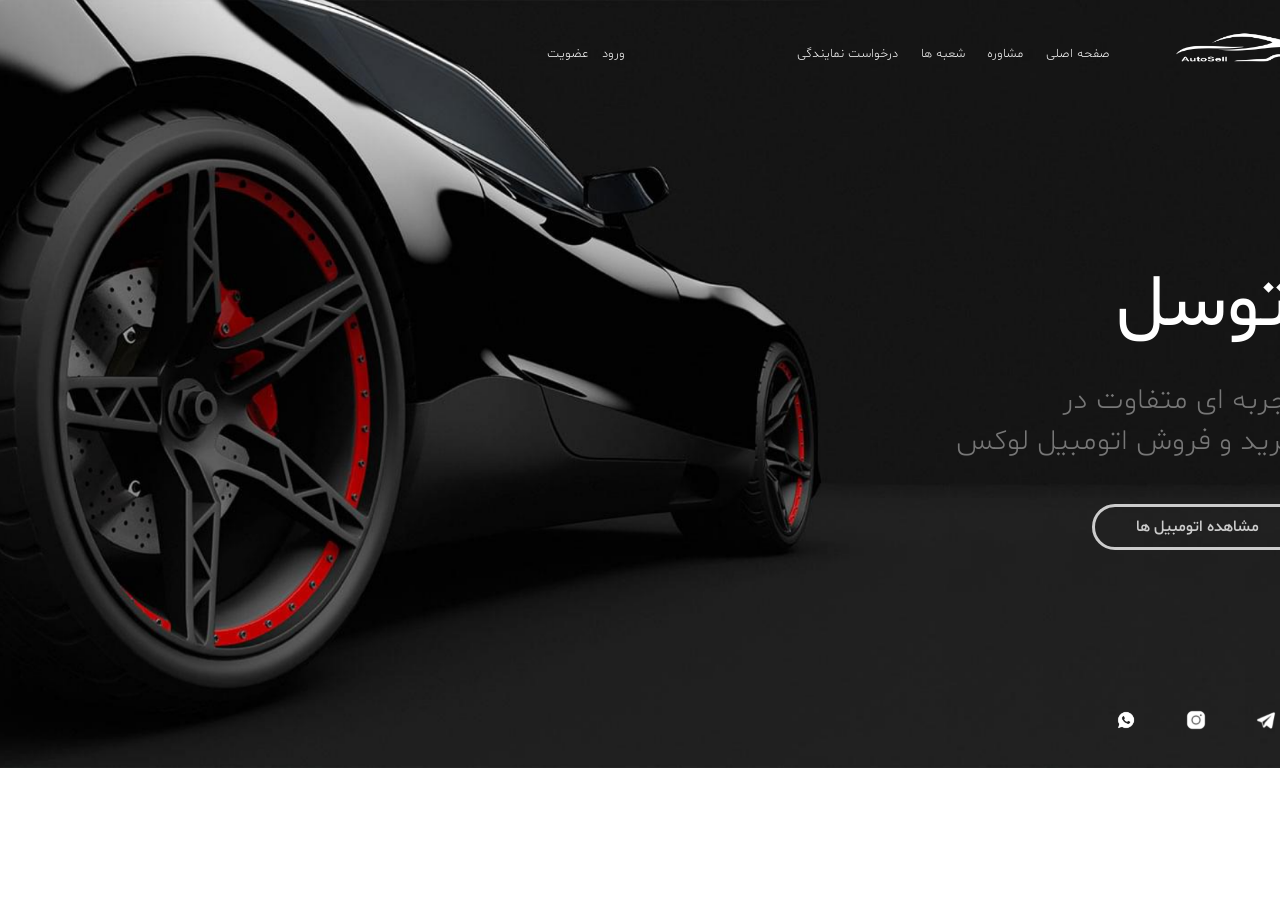
<file: index.html>
<!DOCTYPE html>
<html>

<head>
    <meta charset="UTF-8">
    <meta http-equiv="X-UA-Compatible" content="IE=edge">
    <meta name="viewport" content="width=device-width, initial-scale=1.0">

    <link rel="icon" href="./assets/favicon33.png" />

    <link rel="stylesheet" href="./styles/landing.css" />
    <link rel="stylesheet" href="./styles/fons.css" />
    <title>Auto Sell</title>
</head>

<body>
    <div class="landing">
        <header class="main-header">
            <ul class="menu">
                <li class="menu-item"><a class="menu-item-link" href="./index.html">صفحه اصلی</a></li>
                <li class="menu-item">مشاوره</li>
                <li class="menu-item">شعبه ها</li>
                <li class="menu-item">درخواست نمایندگی</li>
            </ul>
            <ul class="menu log-reg">
                <li class="menu-item log-reg-item"><a class="menu-item-link" href="./login.html">ورود</a></li>
                <li class="menu-item log-reg-item"><a class="menu-item-link" href="./register.html">عضویت</a></li>
            </ul>
        </header>

        <content class="landing-article">
            <div class="l-ar-title">
                اتوسل
            </div>
            <div class="l-ar-text">
                تجربه ای متفاوت در <br />خرید و فروش اتومبیل لوکس
            </div>
            <a class="l-ar-btn" href="./allCars.html">مشاهده اتومبیل ها</a>

        </content>

        <footer class=" social-media">
            <img src="./assets/images/telegram.png" alt="tel">
            <img src="./assets/images/insta.png" alt="insta">
            <img src="./assets/images/whatsapp.png" alt="wp">
        </footer>
    </div>

</body>

</html>
</file>
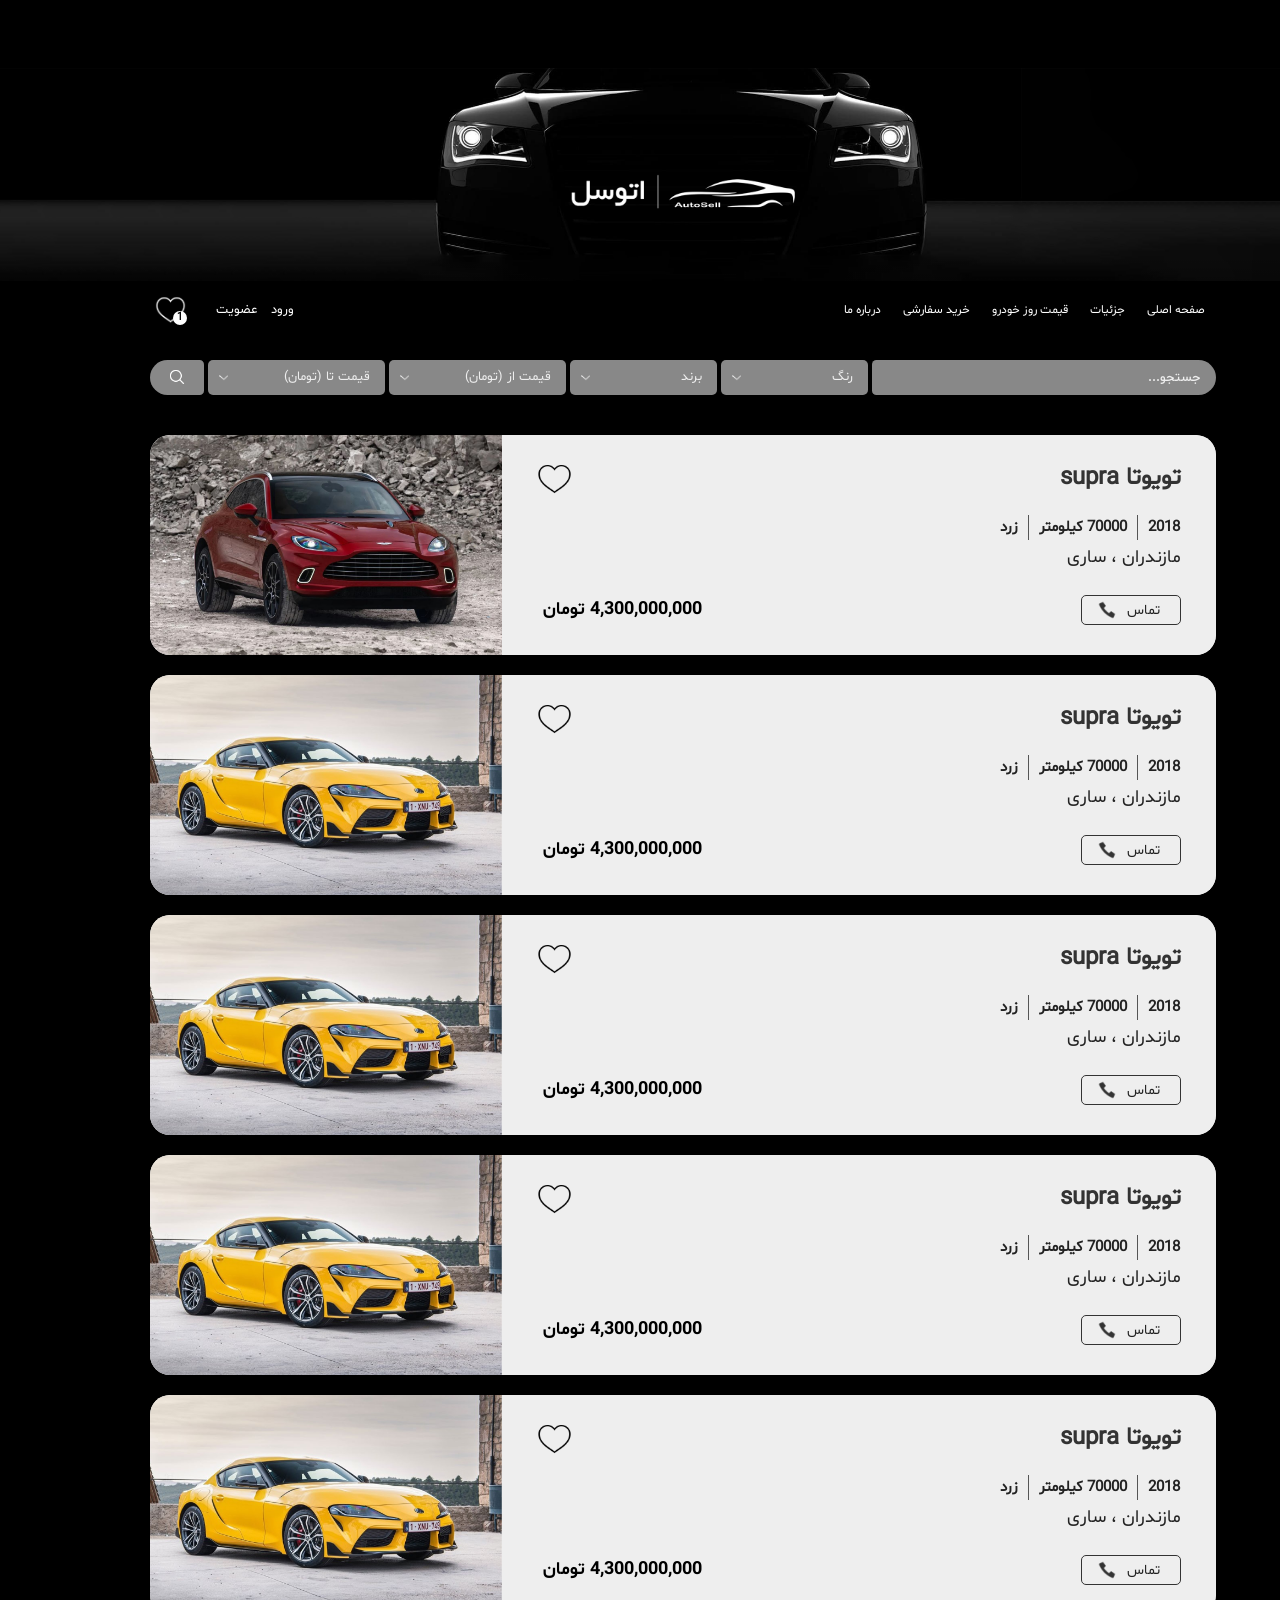
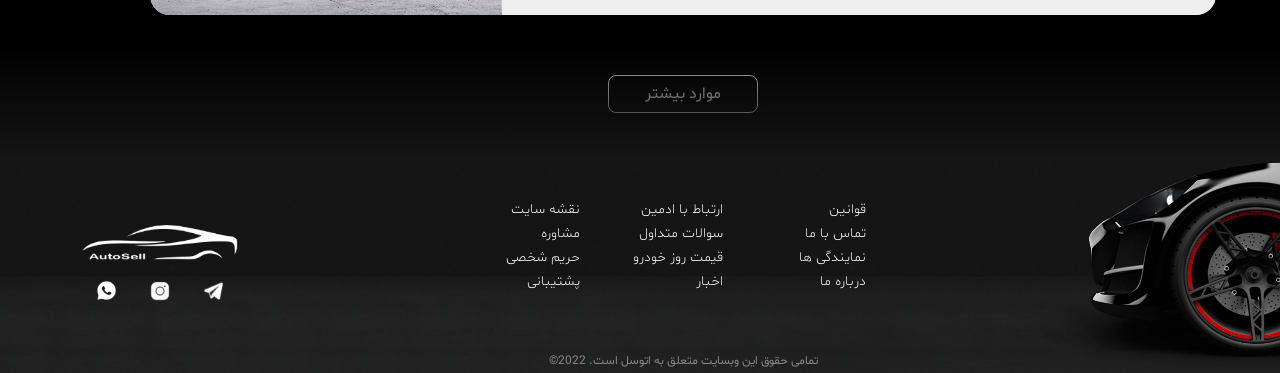
<file: allCars.html>
<!DOCTYPE html>
<html lang="en">

<head>
    <meta charset="UTF-8">
    <meta http-equiv="X-UA-Compatible" content="IE=edge">
    <meta name="viewport" content="width=device-width, initial-scale=1.0">
    <link rel="icon" href="./assets/favicon33.png" />
    <link rel="stylesheet" href="./styles/fons.css" />
    <link rel="stylesheet" href="./styles/allCars.css" />
    <link rel="stylesheet" href="./styles/allCars-header.css" />
    <link rel="stylesheet" href="./styles/allCars-footer.css" />
    <link rel="stylesheet" href="./styles/combo.css" />
    <title>Auto Sell</title>
</head>

<body>
    <Div class="allCars">
        <header class="allCars-header">
            <span class="logo"></span>
            <div class="allCars-menu-holder">
                <ul class="allCars-menu">
                    <li class="allCars-menu-item"><a class="link" href="./index.html">صفحه اصلی</a></li>
                    <li class="allCars-menu-item"><a href="./carDetail.html">جزئیات</a></li>
                    <li class="allCars-menu-item">قیمت روز خودرو</li>
                    <li class="allCars-menu-item">خرید سفارشی</li>
                    <li class="allCars-menu-item">درباره ما</li>
                </ul>
                <div class="allCars-acc-fav-holder">
                    <ul class="log-reg">
                        <li class="log-reg-item"><a class="link" href="./login.html">ورود</a></li>
                        <li class="log-reg-item"><a class="link" href="./register.html">عضویت</a>
                        </li>
                    </ul>
                    <div class="account">
                        <span class="acc-arrow"></span>
                        <div class="acc-box">
                            <h4 class="acc-box-title">آلاله عزیز ، خوش آمدید</h4>
                            <div class="acc-btn-holder">
                                <span class="acc-log-out acc-panel">پنل کاربری</span>
                                <span class="acc-log-out">خروج</span>
                            </div>

                        </div>
                    </div>
                    <div class="favorite"><span class="fav-count">1</span></div>
                </div>
            </div>
        </header>
        <content class="allCars-content">
            <div class="filter-box-holder">
                <input type="text" class="filter-items search-box" placeholder="جستجو..." />


                <div class="filter-items options colorfilter" id="options_color">
                    <div class="hide-option option colorfilter" id="hide-option">رنگ </div>
                </div>



                <div class="filter-items options brandfilter" id="options_brand">
                    <div class="hide-option option  brandfilter" id="hide-option">برند</div>
                </div>
                <div class="filter-items options costfilter " id="options_cost_from">
                    <div class="hide-option option costfilterfrom" id="hide-option">قیمت از (تومان) </div>
                </div>
                <div class="filter-items options costfilter " id="options_cost_to">
                    <div class="hide-option option costfilterto" id="hide-option">قیمت تا (تومان)</div>
                </div>
                <div class="filter-items search-btn"></div>
            </div>
            <div class="cars-list">
                <div class="cars-list-item">
                    <div class="car-info">
                        <h2 class="car-name">تویوتا supra</h2>
                        <div class="car-dist-model-color">
                            <h5 class="car-model">2018</h5>
                            <h5 class="car-dist">70000 کیلومتر</h5>
                            <h5 class="car-color">زرد</h5>
                        </div>
                        <p class="car-address">مازندران ، ساری</p>
                        <span class="call-seller">تماس </span>
                        <span class="car-info-fav-icon" test_data="true" onclick="changeBg(this)"></span>
                        <span class="car-price">4,300,000,000 تومان</span>
                    </div>
                    <img src="./assets/images/1_1.jpg" alt="car-img" class="car-img">
                </div>
                <div class="cars-list-item">
                    <div class="car-info">
                        <h2 class="car-name">تویوتا supra</h2>
                        <div class="car-dist-model-color">
                            <h5 class="car-model">2018</h5>
                            <h5 class="car-dist">70000 کیلومتر</h5>
                            <h5 class="car-color">زرد</h5>
                        </div>
                        <p class="car-address">مازندران ، ساری</p>
                        <span class="call-seller">تماس </span>
                        <span class="car-info-fav-icon" test_data="true" onclick="changeBg(this)"></span>
                        <span class="car-price">4,300,000,000 تومان</span>
                    </div>
                    <img src="./assets/images/28_1.png" alt="car-img" class="car-img">
                </div>
                <div class="cars-list-item">
                    <div class="car-info">
                        <h2 class="car-name">تویوتا supra</h2>
                        <div class="car-dist-model-color">
                            <h5 class="car-model">2018</h5>
                            <h5 class="car-dist">70000 کیلومتر</h5>
                            <h5 class="car-color">زرد</h5>
                        </div>
                        <p class="car-address">مازندران ، ساری</p>
                        <span class="call-seller">تماس </span>
                        <span class="car-info-fav-icon" test_data="true" onclick="changeBg(this)"></span>
                        <span class="car-price">4,300,000,000 تومان</span>
                    </div>
                    <img src="./assets/images/28_1.png" alt="car-img" class="car-img">
                </div>
                <div class="cars-list-item">
                    <div class="car-info">
                        <h2 class="car-name">تویوتا supra</h2>
                        <div class="car-dist-model-color">
                            <h5 class="car-model">2018</h5>
                            <h5 class="car-dist">70000 کیلومتر</h5>
                            <h5 class="car-color">زرد</h5>
                        </div>
                        <p class="car-address">مازندران ، ساری</p>
                        <span class="call-seller">تماس </span>
                        <span class="car-info-fav-icon" test_data="true" onclick="changeBg(this)"></span>
                        <span class="car-price">4,300,000,000 تومان</span>
                    </div>
                    <img src="./assets/images/28_1.png" alt="car-img" class="car-img">
                </div>
                <div class="cars-list-item">
                    <div class="car-info">
                        <h2 class="car-name">تویوتا supra</h2>
                        <div class="car-dist-model-color">
                            <h5 class="car-model">2018</h5>
                            <h5 class="car-dist">70000 کیلومتر</h5>
                            <h5 class="car-color">زرد</h5>
                        </div>
                        <p class="car-address">مازندران ، ساری</p>
                        <span class="call-seller">تماس </span>
                        <span class="car-info-fav-icon" test_data="true" onclick="changeBg(this)"></span>
                        <span class="car-price">4,300,000,000 تومان</span>
                    </div>
                    <img src="./assets/images/28_1.png" alt="car-img" class="car-img">
                </div>

                <span class="more-car-btn">موارد بیشتر</span>
            </div>
        </content>
        <footer class="allCars-footer">
            <ul class="footer-item-holder">
                <li class="footer-items">
                    <span class="items-text">قوانین</span>
                    <span class="items-text">تماس با ما</span>
                    <span class="items-text"> نمایندگی ها</span>
                    <span class="items-text">درباره ما</span>
                </li>
                <li class="footer-items">
                    <span class="items-text">ارتباط با ادمین</span>
                    <span class="items-text">سوالات متداول</span>
                    <span class="items-text">قیمت روز خودرو</span>
                    <span class="items-text">اخبار</span>
                </li>
                <li class="footer-items">
                    <span class="items-text">نقشه سایت</span>
                    <span class="items-text">مشاوره</span>
                    <span class="items-text">حریم شخصی</span>
                    <span class="items-text">پشتیبانی</span>
                </li>
            </ul>
            <div class="footer-social-media">
                <span class="footer-social-media-item tel"></span>
                <span class="footer-social-media-item insta"></span>
                <span class="footer-social-media-item whatsapp"></span>
            </div>
            <div class="copy-right"> تمامی حقوق این وبسایت متعلق به اتوسل است. 2022©</div>
        </footer>
    </Div>
    <script type="text/javascript" src="./js/allCars.js"></script>
    <script type="text/javascript" src="./js/comboColor.js"></script>
    <script type="text/javascript" src="./js/comboBrand.js"></script>
    <script type="text/javascript" src="./js/comboCostFrom.js"></script>
    <script type="text/javascript" src="./js/comboCostTo.js"></script>

</body>

</html>
</file>
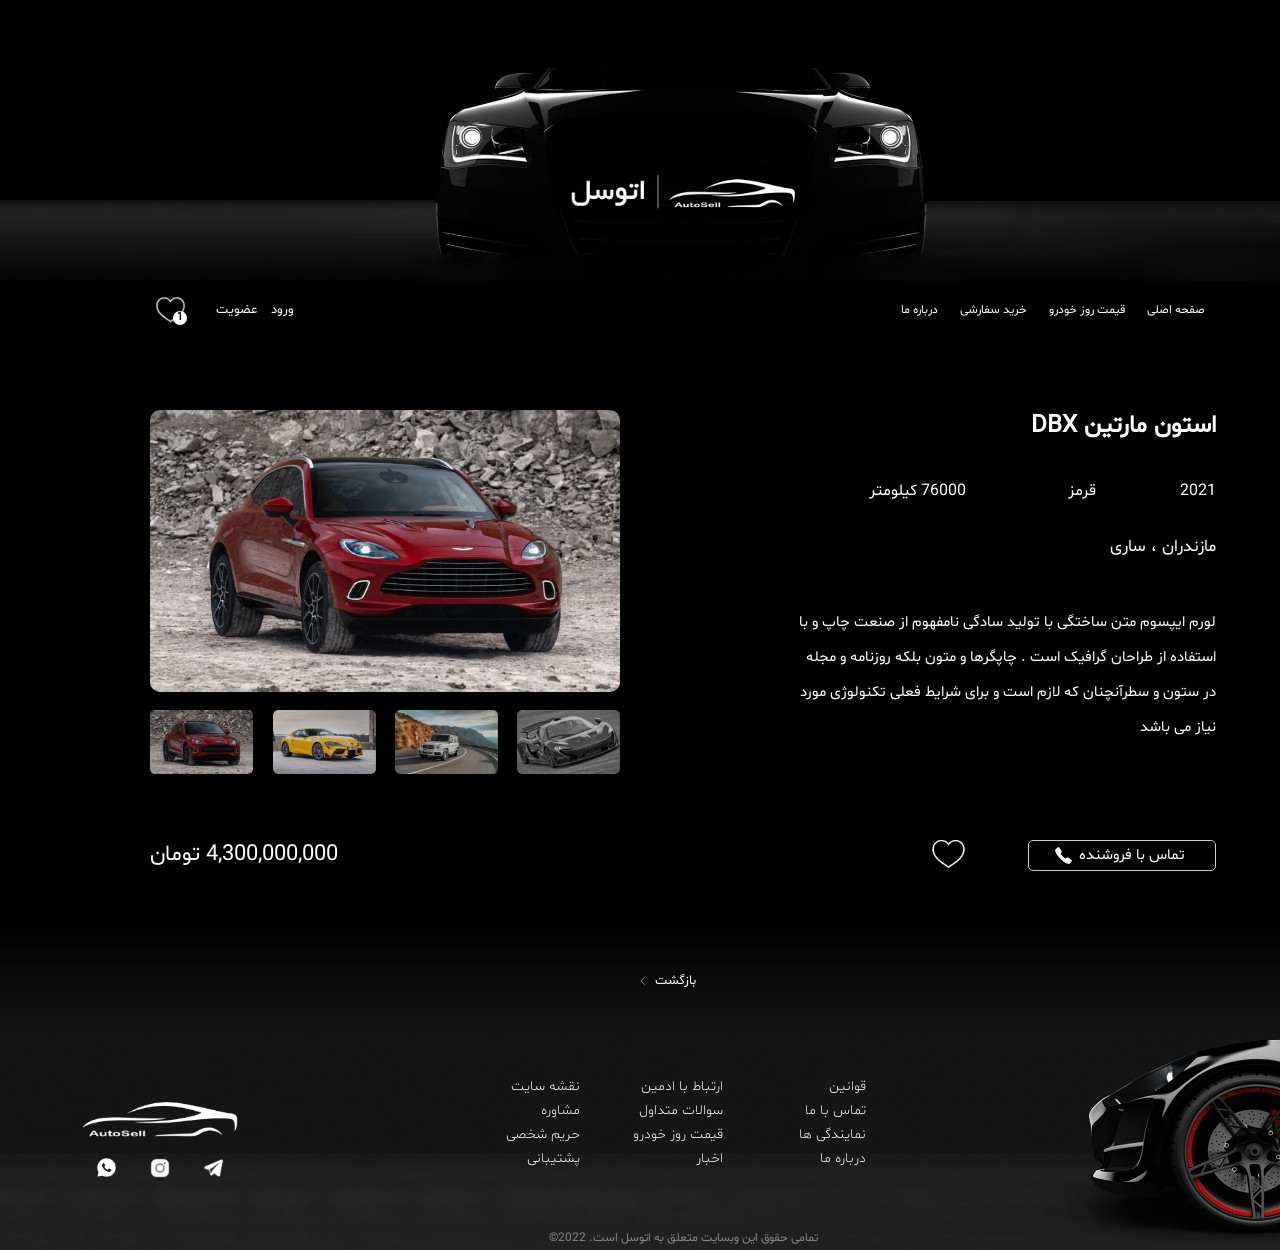
<file: carDetail.html>
<!DOCTYPE html>
<html lang="en">

<head>
    <meta charset="UTF-8">
    <meta http-equiv="X-UA-Compatible" content="IE=edge">
    <meta name="viewport" content="width=device-width, initial-scale=1.0">
    <title>جزییات ماشین ها</title>
    <link rel="icon" href="./assets/favicon33.png" />
    <link rel="stylesheet" href="./styles/fons.css" />
    <link rel="stylesheet" href="./styles/carDetail.css" />
    <link rel="stylesheet" href="./styles/allCars-header.css">
    <link rel="stylesheet" href="./styles/allCars-footer.css">
</head>

<body>
    <div class="carDetail">
        <header class="allCars-header">
            <span class="logo"></span>
            <div class="allCars-menu-holder">
                <ul class="allCars-menu">
                    <li class="allCars-menu-item"><a class="link" href="./index.html">صفحه اصلی</a></li>
                    <li class="allCars-menu-item">قیمت روز خودرو</li>
                    <li class="allCars-menu-item">خرید سفارشی</li>
                    <li class="allCars-menu-item">درباره ما</li>
                </ul>
                <div class="allCars-acc-fav-holder">
                    <ul class="log-reg">
                        <li class="log-reg-item"><a class="link" href="./login.html">ورود</a></li>
                        <li class="log-reg-item"><a class="link" href="./register.html">عضویت</a>
                        </li>
                    </ul>
                    <div class="account">
                        <span class="acc-arrow"></span>
                        <div class="acc-box">
                            <h4 class="acc-box-title">آلاله عزیز ، خوش آمدید</h4>
                            <div class="acc-btn-holder">
                                <span class="acc-log-out acc-panel">پنل کاربری</span>
                                <span class="acc-log-out">خروج</span>
                            </div>

                        </div>
                    </div>
                    <div class="favorite"><span class="fav-count">1</span></div>
                </div>
            </div>
        </header>

        <content class="carDetail-content">
            <div class="gridView-holder">
                <div class="big-pic-holder">
                    <img src="./assets/images/1_1.jpg" alt="car-img" class="big-pic" id="main_img">
                </div>
                <div class="gridView-img-holder" id="gridViewHolder">
                    <div class="gridView-img" onclick="show(this)">
                        <img src="./assets/images/18_1.png" alt="car-img">
                    </div>
                    <div class="gridView-img" onclick="show(this)">
                        <img src="./assets/images/20_1.png" alt="car-img">
                    </div>
                    <div class="gridView-img" onclick="show(this)">
                        <img src="./assets/images/28_1.png" alt="car-img">
                    </div>
                    <div class="gridView-img" onclick="show(this)">
                        <img src="./assets/images/1_1.jpg" alt="car-img">
                    </div>
                </div>
            </div>
            <h2 class="d-car-name">استون مارتین DBX</h2>
            <span class="d-car-model">2021</span>
            <span class="d-car-color">قرمز</span>
            <span class="d-car-dist">76000 کیلومتر</span>
            <p class="d-car-address">مازندران ، ساری</p>
            <a href="./login.html" class="d-call-seller">تماس با فروشنده</a>
            <span class="d-car-info-fav-icon" test_data="true" onclick="changeBg(this)"></span>
            <span class="d-car-price">4,300,000,000 تومان</span>
            <p class="d-car-dec">لورم ایپسوم متن ساختگی با تولید سادگی نامفهوم از صنعت
                چاپ و با استفاده از طراحان گرافیک است . چاپگرها و متون
                بلکه روزنامه و مجله در ستون و سطرآنچنان که لازم است و
                برای شرایط فعلی تکنولوژی مورد نیاز می باشد</p>
            <a href="./allCars.html" class="return-btn">بازگشت</a>
        </content>

        <footer class="allCars-footer">
            <ul class="footer-item-holder">
                <li class="footer-items">
                    <span class="items-text">قوانین</span>
                    <span class="items-text">تماس با ما</span>
                    <span class="items-text"> نمایندگی ها</span>
                    <span class="items-text">درباره ما</span>
                </li>
                <li class="footer-items">
                    <span class="items-text">ارتباط با ادمین</span>
                    <span class="items-text">سوالات متداول</span>
                    <span class="items-text">قیمت روز خودرو</span>
                    <span class="items-text">اخبار</span>
                </li>
                <li class="footer-items">
                    <span class="items-text">نقشه سایت</span>
                    <span class="items-text">مشاوره</span>
                    <span class="items-text">حریم شخصی</span>
                    <span class="items-text">پشتیبانی</span>
                </li>
            </ul>
            <div class="footer-social-media">
                <span class="footer-social-media-item tel"></span>
                <span class="footer-social-media-item insta"></span>
                <span class="footer-social-media-item whatsapp"></span>
            </div>
            <div class="copy-right"> تمامی حقوق این وبسایت متعلق به اتوسل است. 2022©</div>
        </footer>
    </div>
    <script src="./js/carDetail.js"></script>
</body>

</html>
</file>
<file: styles/landing.css>
* {
  margin: 0;
  padding: 0;
  direction: rtl;
}
.landing {
  width: 1366px;
  height: 768px;
  margin: 0 auto;
  background: url("../assets/images/slider-1.png") no-repeat 50% 50%;
  background-size: 100%;
  font-family: sh;
}
.main-header {
  width: 1366px;
  height: 85px;
  background: url("../assets/images/logobase1.png") no-repeat 95% 70%;
  background-size: 130px;
  display: flex;
  justify-content: flex-start;
  align-items: center;
  font-family: sht;
}
.menu {
  width: 325px;
  height: 25px;
  display: flex;
  justify-content: space-between;
  color: #fff;
  margin-top: 25px;
  margin-right: 250px;
  font-size: 13px;
  /* border: 1px solid yellow; */
}
.menu-item {
  display: flex;
  cursor: pointer;
  border: 1px solid transparent;
  padding: 1px 5px;
  transition: 0.2s;
  border-radius: 5px;
}
.menu-item:hover {
  border: 1px solid #ccc;
}
.log-reg {
  width: 90px;
  height: 25px;
  margin-right: 160px;
}
.menu-item-link {
  text-decoration: none;
  color: #fff;
}
.landing-article {
  display: block;
  width: 380px;
  height: 300px;
  color: #fff;
  margin: 170px 60px 0 60px;
}
.l-ar-title {
  font-size: 75px;
  padding: 0 0 20px 0;
}
.l-ar-text {
  color: #777;
  font-size: 30px;
  font-family: sht;
  padding: 2px 5px;
}
.l-ar-btn {
  display: inline-block;
  border: 3px solid #ccc;
  width: 205px;
  height: 40px;
  color: #ccc;
  border-radius: 25px;
  font-size: 16px;
  font-family: shm;
  background-color: transparent;
  margin: 40px 3px 0 0;
  transition: 0.2s;
  cursor: pointer;
  text-align: center;
  line-height: 40px;
  text-decoration: none;
}
.l-ar-btn:hover {
  background-color: #333;
}
.social-media {
  width: 160px;
  height: 30px;
  /* border: 1px solid red; */
  display: flex;
  justify-content: space-between;
  align-items: center;
  margin: 90px;
  margin-top: 150px;
}
.social-media > img {
  width: 20px;
}
</file>
<file: styles/fons.css>
@font-face {
  font-family: sh;
  src: url("../assets/fonts/Shabnam.ttf");
}
@font-face {
  font-family: shb;
  src: url("../assets/fonts/Shabnam-Bold.ttf");
}
@font-face {
  font-family: sht;
  src: url("../assets/fonts/Shabnam-Thin.ttf");
}
@font-face {
  font-family: shl;
  src: url("../assets/fonts/Shabnam-Light.ttf");
}
@font-face {
  font-family: shm;
  src: url("../assets/fonts/Shabnam-Medium.ttf");
}
</file>
<file: styles/allCars.css>
* {
  margin: 0;
  padding: 0;
  direction: rtl;
}
.allCars {
  position: relative;
  z-index: 10000;
  width: 1366px;
  height: auto;
  margin: 0 auto;
  background: rgb(0, 0, 0);
  background-size: 100%;
  font-family: sh;
  display: flex;
  justify-content: flex-start;
  flex-direction: column;
}
.allCars-content {
  /* border: 1px solid #ccc; */
  display: flex;
  justify-content: center;
  flex-direction: column;
  margin: 10px auto;
  width: 78%;
  z-index: 0;
}

.filter-box-holder {
  position: relative;
  width: 100%;
  height: 35px;
  /* border: 1px solid #ccc; */
  z-index: 2;
  display: flex;
  margin: 0px auto;
  margin-bottom: 40px;
  z-index: 10;
}
.filter-items {
  padding-top: 0;
  border: 1px solid transparent;
}
.search-box {
  display: flex;
  width: 350px;
  border-radius: 10px 40px 40px 10px;
  background-color: #888;
  font-size: 13px;
  font-family: shm;
  text-indent: 15px;
  margin-left: 2px;
  color: #eee;
}
.search-box::placeholder {
  color: #eee;
}
.search-box:focus {
  outline: none;
  background-color: #666;
  color: #fff;
}

.search-btn {
  width: 55px;
  background: #888 url("../assets/images/search.png") no-repeat 50% 50%;
  background-size: 35%;
  border-radius: 40px 10px 10px 40px;
  margin-right: 2px;
  cursor: pointer;
}

/* cars list */

.cars-list {
  display: flex;
  flex-direction: column;
  justify-content: flex-start;
  /* border: 1px solid #ccc; */
  width: 100%;
}
.cars-list-item:nth-child(1) {
  margin-top: 0;
}
.cars-list-item {
  width: 100%;
  height: 220px;
  /* border: 1px solid green; */
  margin: 10px 0;
  border-radius: 20px;
  background-color: #eee;
  overflow: hidden;
  display: flex;
  justify-content: center;
}
.car-img {
  height: 100%;
}
.car-info {
  position: relative;
  /* border: 1px solid blueviolet; */
  height: 100%;
  width: 75%;
  border-radius: 0 20px 20px 0;
  background-color: #eee;
  z-index: 0;
}
.car-name {
  position: absolute;
  width: 250px;
  /* border: 1px solid blue; */
  right: 35px;
  top: 27px;
  color: #333;

  font-weight: 700;
}
.car-dist-model-color {
  position: absolute;
  width: 250px;
  /* border: 1px solid blue; */
  right: 35px;
  top: 80px;
  display: flex;
  align-items: center;
  color: #222;
  font-size: 18px !important;
}
.car-dist-model-color > h5 {
  padding: 2px 10px;
  border-left: 1px solid #555;
}
.car-dist-model-color :first-child {
  padding-right: 1px;
}
.car-dist-model-color :last-child {
  border-left: none;
}
.car-address {
  position: absolute;
  width: 250px;
  /* border: 1px solid blue; */
  right: 35px;
  top: 110px;
  display: flex;
  align-items: center;
  color: #222;
  font-size: 18px !important;
}
.call-seller {
  position: absolute;
  width: 100px;
  height: 30px;
  border: 1px solid #333;
  right: 35px;
  top: 160px;
  display: flex;
  align-items: center;
  color: #222;
  font-size: 14px;
  padding: 3px 20px;
  border-radius: 5px;
  background: url("../assets/images/phone.png") no-repeat 20% 50%;
  background-size: 20%;
  cursor: pointer;
}
.call-seller:hover {
  color: blue;
  border: 1px solid blue;
  background-image: url("../assets/images/iphone-64.png");
}
.car-info-fav-icon {
  position: absolute;
  width: 35px;
  height: 35px;
  /* border: 1px solid blue; */
  left: 35px;
  top: 25px;
  background: url("../assets/images/heart21.png") no-repeat 50% 50%;
  background-size: contain;
  cursor: pointer;
}

.car-price {
  position: absolute;
  width: 165px;
  height: 30px;
  /* border: 1px solid blue; */
  left: 35px;
  top: 160px;
  line-height: 30px;
  font-family: shb;
  font-size: 18px;
}

.more-car-btn {
  position: relative;
  display: block;
  width: 150px;
  height: auto;
  padding: 7px 0;
  border: 1px solid #ccc;
  border-radius: 8px;
  margin: 50px auto;
  color: #ccc;
  text-align: center;
  cursor: pointer;
  transition: 0.2s;
}
.more-car-btn:hover {
  color: #222;
  background-color: #ccc;
  font-family: shb;
}
</file>
<file: styles/allCars-header.css>
.allCars-header {
  position: relative;
  /* border: 1px solid #ccc; */
  width: 100%;
  height: 350px;
  background: url("../assets/images/Group121212.png") no-repeat 50% 50%;
  background-size: 100%;
  display: flex;
  justify-content: center;
  align-items: center;
  flex-direction: column;
}
.allCars-header::after {
  position: absolute;
  display: block;
  content: "";
  width: 100%;
  height: 100px;
  bottom: -10px;
  /* border: 1px solid #ccc; */
  background-image: linear-gradient(to bottom, rgba(0, 0, 0, 0.05), #000);
}
.logo {
  display: block;
  /* border: 1px solid #ccc; */
  height: 90px;
  width: 230px;
  background: url("../assets/images/logo.png") no-repeat 50% 50%;
  background-size: cover;
  margin: 80px auto;
  margin-bottom: 0px;
}
.allCars-menu-holder {
  position: relative;
  width: 78%;
  height: 45px;
  top: 50px;
  /* border: 1px solid #ccc; */
  z-index: 5;
  display: flex;
  justify-content: center;
  align-items: center;
}
.allCars-menu {
  position: absolute;
  width: auto;
  height: 35px;
  display: flex;
  justify-content: space-between;
  align-items: center;
  color: #fff;
  right: 0px;
  font-size: 12px;
  list-style: none;
  /* border: 1px solid #ccc; */
}
.allCars-menu-item {
  display: flex;
  border: 1px solid transparent;
  padding: 3px 5px;
  margin: 0 5px;
  border-radius: 5px;
  transition: 0.2s;
  cursor: pointer;
  z-index: 10;
}
.allCars-menu-item > a {
  text-decoration: none;
  color: #fff;
}
.allCars-menu-item:hover {
  display: flex;
  border: 1px solid #ccc;
}
.link {
  text-decoration: none;
  color: #fff;
}
.allCars-acc-fav-holder {
  position: absolute;
  left: 0px;
  width: 150px;
  height: 32px;
  /* border: 1px solid #ccc; */
}
.log-reg {
  position: absolute;
  display: flex;
  align-items: center;
  justify-content: space-between;
  width: 90px;
  height: 100%;
  /* border: 1px solid green; */
  font-size: 13px;
  right: 0;
  list-style: none;
}
.log-reg-item {
  padding: 3px 5px;
  border: 1px solid transparent;
  border-radius: 5px;
  transition: 0.2s;
  cursor: pointer;
}
.log-reg-item:hover {
  border: 1px solid #ccc;
  border-radius: 5px;
}
.favorite {
  position: absolute;
  left: 0;
  top: -1px;
  display: flex;
  align-items: center;
  width: 40px;
  height: 100%;
  /* border: 1px solid red; */
  background: url("../assets/images/heart-13.png") no-repeat 50% 0%;
  background-size: 78%;
}
.fav-count {
  display: block;
  width: 14px;
  height: 14px;
  border-radius: 8px;
  margin: 3px;
  margin-top: 20px;
  background-color: #fff;
  display: flex;
  align-items: center;
  justify-content: center;
  font-size: 10px;
  font-weight: bold;
}
.account {
  position: absolute;
  display: none;
  width: 65px;
  height: 100%;
  /* border: 1px solid chocolate; */
  right: 25px;
  background: url("../assets/images/iacc.png") no-repeat 10% 55%;
  background-size: 48%;
  transition: 1s;
}
.acc-arrow {
  display: block;
  width: 12px;
  height: 12px;
  /* border: 1px solid #ccc; */
  margin: 10px 5px 5px 0px;
  background: url("../assets/images/arrow-down.png") no-repeat 50% 50%;
  transition: 0.3s;
}
.account:hover .acc-arrow {
  background: url("../assets/images/arrow-up.png") no-repeat 50% 50%;
}
.acc-box {
  position: absolute;
  width: 230px;
  height: 100px;
  top: 36px;
  left: 5px;
  background-color: #fff;
  border-radius: 10px;
  display: none;
  font-size: 13px;
  color: #333;
}
.acc-box-title {
  width: 180px;
  margin: 0px auto;
  text-align: center;
  padding-bottom: 5px;
  padding-top: 15px;
  border-bottom: 1px solid #ccc;
}

.account:hover .acc-box {
  display: flex;
  justify-content: center;
  flex-direction: column;
  align-items: center;
  transition: 1s;
}

.acc-btn-holder {
  display: flex;
  justify-content: center;
  width: 100%;
  height: 50px;
  margin: 10px 0;
  /* border: 1px solid green; */
}
.acc-log-out {
  display: flex;
  align-items: center;
  font-weight: bold;
  width: 65px;
  height: 30px;
  margin: 0px 5px;
  font-size: 13px;
  border-radius: 50px;
  padding-right: 8px;
  cursor: pointer;
  border: 2px solid #ccc;
  background: url("../assets/images/logOut.png") no-repeat 15% 50%;
  background-size: 28%;
  transition: 0.3s;
}
.acc-log-out:hover {
  color: rgb(169, 13, 13);
  border-color: #555;
  border-width: 2px;
}
.acc-panel {
  width: 120px;
  background: none;
  justify-content: center;
  padding-right: 0px;
  border: 2px solid #333;
  margin-right: 5px;
  transition: 0.2s;
}
.acc-panel:hover {
  color: #fff;
  background-color: #333;
  font-weight: normal;
  border-color: transparent;
}
</file>
<file: styles/allCars-footer.css>
.allCars-footer {
  position: relative;
  width: auto;
  height: 330px;
  margin-top: -130px;
  /* border: 1px solid yellow; */
  background: url("../assets/images/slider211.png") no-repeat 50% 100%;
  background-size: 100%;
  /* z-index: -1;  */

  display: flex;
  justify-content: center;
}
.allCars-footer::before {
  display: block;
  content: "";
  width: 100%;
  height: 117px;
  /* border: 1px solid red; */
  background-image: linear-gradient(to top, #151515, rgba(0, 0, 0, 0.1));
}
.footer-social-media {
  position: absolute;
  left: 80px;
  top: 165px;
  width: 160px;
  height: 95px;
  /* border: 1px solid red; */
  background: url("../assets/images/logobase1.png") no-repeat 50% 10%;
  background-size: contain;

  display: flex;
  justify-content: space-around;
  align-items: flex-end;
}
.footer-social-media-item {
  width: 25px;
  height: 25px;
  /* border: 1px solid green; */
}
.footer-social-media-item.tel {
  background: url("../assets/images/telegram.png") no-repeat 50% 50%;
  background-size: 85%;
}
.footer-social-media-item.whatsapp {
  background: url("../assets/images/whatsapp.png") no-repeat 50% 50%;
  background-size: 90%;
}
.footer-social-media-item.insta {
  background: url("../assets/images/insta.png") no-repeat 50% 50%;
  background-size: 80%;
}

.footer-item-holder {
  position: absolute;
  padding: 0;
  margin: 155px auto;
  margin-right: 40px;
  width: 430px;
  height: 120px;
  /* border: 1px solid green; */
  list-style: none;
  color: #fff;
  font-size: 12px;
  display: flex;
}
.footer-items {
  width: 160px;
  height: 100%;
  /* border: 1px solid red; */
  margin: 0 5px;

  display: flex;
  flex-direction: column;
}
.items-text {
  width: 90%;
  height: 20px;
  display: block;
  /* border: 1px solid green; */
  font-family: sht;
  margin: 2px auto;
  font-size: 14px;
  cursor: pointer;
}
.items-text > a {
  text-decoration: none;
  color: #fff;
}
.copy-right {
  position: absolute;
  width: 350px;
  height: 20px;
  /* border: 1px solid #ccc; */
  bottom: 0;
  font-size: 12px;
  color: #888;
  text-align: center;
}
</file>
<file: styles/combo.css>
@import url("https://fonts.googleapis.com/css2?family=Open+Sans:wght@300;400;600;700;800&display=swap");

* {
  margin: 0;
  padding: 0;
  box-sizing: border-box;
}

.options {
  display: flex;
  align-items: center;
  flex-direction: column;
  cursor: pointer;
  width: 300px;
  min-height: 30px;
  /* max-height: 300px; */
  border-radius: 5px;
  background-color: #888;
  color: #eee;
  transition: 300ms;
  border: none;
  overflow: hidden;
  margin: 0 2px;
  z-index: 50;
  font-size: 13px;
  background-image: url("../assets/images/dropdown11.png");
  background-repeat: no-repeat;
  background-position: fixed;
  background-size: 20px;
}
.colorfilter {
  width: 150px;
}
.brandfilter {
  width: 150px;
}
.costfilter {
  width: 180px;
}
.options:hover {
}

.options.opened {
  z-index: 10;
  height: fit-content;
}
.options.opened .option:hover {
  background-color: #777;
}

.option {
  width: 100%;
  height: 34px;
  display: flex;

  align-items: center;
  /* border: 1px solid red; */
  padding: 0 15px;
  transition: all 300ms;
}

.option:nth-child(1) {
  border-radius: 5px;
}
/* 
.option:hover {
  background-color: #aaaaaa;
} */

.message {
  display: flex;
  align-items: center;
  justify-content: center;
  width: 255px;
  height: 60px;
  position: absolute;
  right: -255px;
  bottom: 5vh;
  animation: showMessage ease-out 5s;
}

.message.success {
  background-color: rgb(184, 255, 112);
}

.message.danger {
  background-color: crimson;
}

@keyframes showMessage {
  0%,
  100% {
    right: -255px;
  }
  10% {
    right: 0;
  }
  90% {
    right: 0;
  }
}
</file>
<file: styles/carDetail.css>
* {
  margin: 0;
  padding: 0;
  direction: rtl;
}
.carDetail {
  position: relative;
  z-index: 100;
  width: 1366px;
  height: auto;
  margin: 0 auto;
  background: rgb(0, 0, 0);
  background-size: 100%;
  font-family: sh;
  display: flex;
  justify-content: flex-start;
  flex-direction: column;
}
.carDetail-content {
  position: relative;
  /* border: 1px solid #ccc; */
  display: flex;
  justify-content: center;
  flex-direction: column;
  margin: 10px auto;
  width: 78%;
  height: 680px;
  z-index: 1;
}

.gridView-holder {
  position: absolute;
  top: 50px;
  left: 0;
  /* border: 1px solid #ccc; */
  display: flex;
  justify-content: flex-start;
  flex-direction: column;
  width: 470px;
  height: 370px;
}
.big-pic-holder {
  /* border: 1px solid green; */
  width: 100%;
  height: 290px;
  border-radius: 10px;
  overflow: hidden;
}
.big-pic {
  width: 100%;
  height: 100%;
}
.gridView-img-holder {
  /* border: 1px solid green; */
  width: 100%;
  height: 70px;
  margin-top: 18px;
  display: flex;
  justify-content: space-between;
}
.gridView-img {
  /* border: 1px solid green; */
  position: relative;
  border-radius: 5px;
  height: 92%;
  overflow: hidden;
  opacity: 0.8;
}

.gridView-img > img {
  width: 100%;
  height: 100%;
}

.d-car-name,
.d-car-model,
.d-car-dist,
.d-car-color,
.d-car-dec,
.d-car-price,
.d-car-address,
.d-call-seller,
.d-car-info-fav-icon {
  position: absolute;
  /* border: 1px solid green; */
  color: #fff;
}

.d-car-name {
  top: 50px;
}
.d-car-model {
  top: 120px;
}
.d-car-dist {
  top: 120px;
  right: 250px;
}
.d-car-color {
  top: 120px;
  right: 120px;
}
.d-car-address {
  top: 175px;
  font-size: 17px;
}
.d-car-dec {
  top: 245px;
  width: 420px;
  height: auto;
  max-height: 170px;
  line-height: 35px;
  font-size: 15px;
}
.d-call-seller {
  border: 1px solid #ccc;
  border-radius: 5px;
  padding: 4px 30px;
  padding-left: 50px;
  top: 480px;
  font-size: 15px;
  background: url("../assets/images/icons-33.png") no-repeat 15% 50%;
  background-size: 10%;
  cursor: pointer;
  transition: 0.3s;
  color: #fff;
  text-decoration: none;
}
.d-call-seller:hover {
  background-color: #fff;
  color: #222;
  font-weight: bold;
  background-image: url("../assets/images/phone-50.png");
  background-size: 10%;
}
.d-car-info-fav-icon {
  width: 35px;
  height: 35px;
  top: 475px;
  right: 250px;
  background: url("../assets/images/heart-16.png") no-repeat 50% 50%;
  background-size: contain;
  cursor: pointer;
}
.d-car-price {
  top: 480px;
  font-size: 22px;
  left: 0;
}
.return-btn {
  position: absolute;
  /* border: 1px solid #ccc; */
  color: #fff;
  text-decoration: none;
  font-size: 13px;
  width: 60px;
  bottom: 50px;
  right: 520px;
  background: url("../assets/images/icons-31.png") no-repeat 5% 50%;
  background-size: 10px;
  transition: 0.2s;
}
.return-btn:hover {
  color: #777;
}

.opacity {
  opacity: 1;
}
</file>
